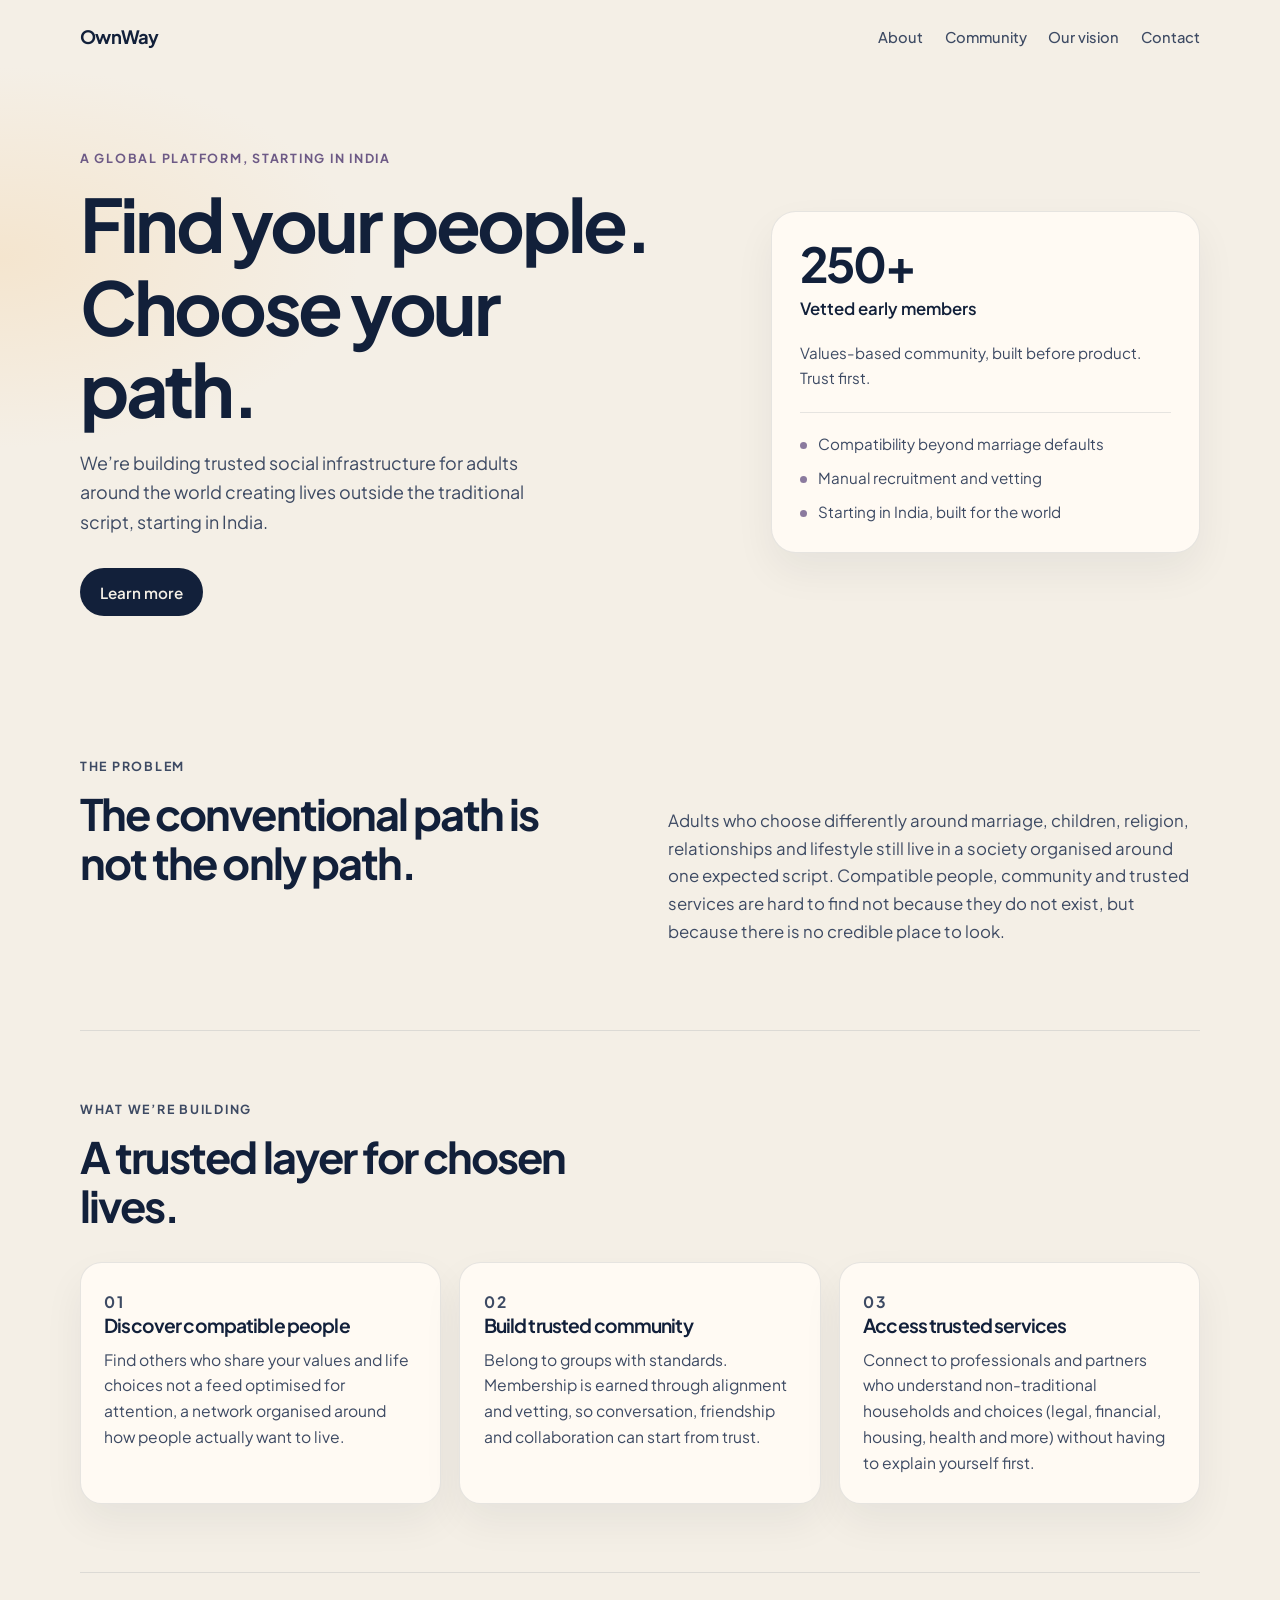
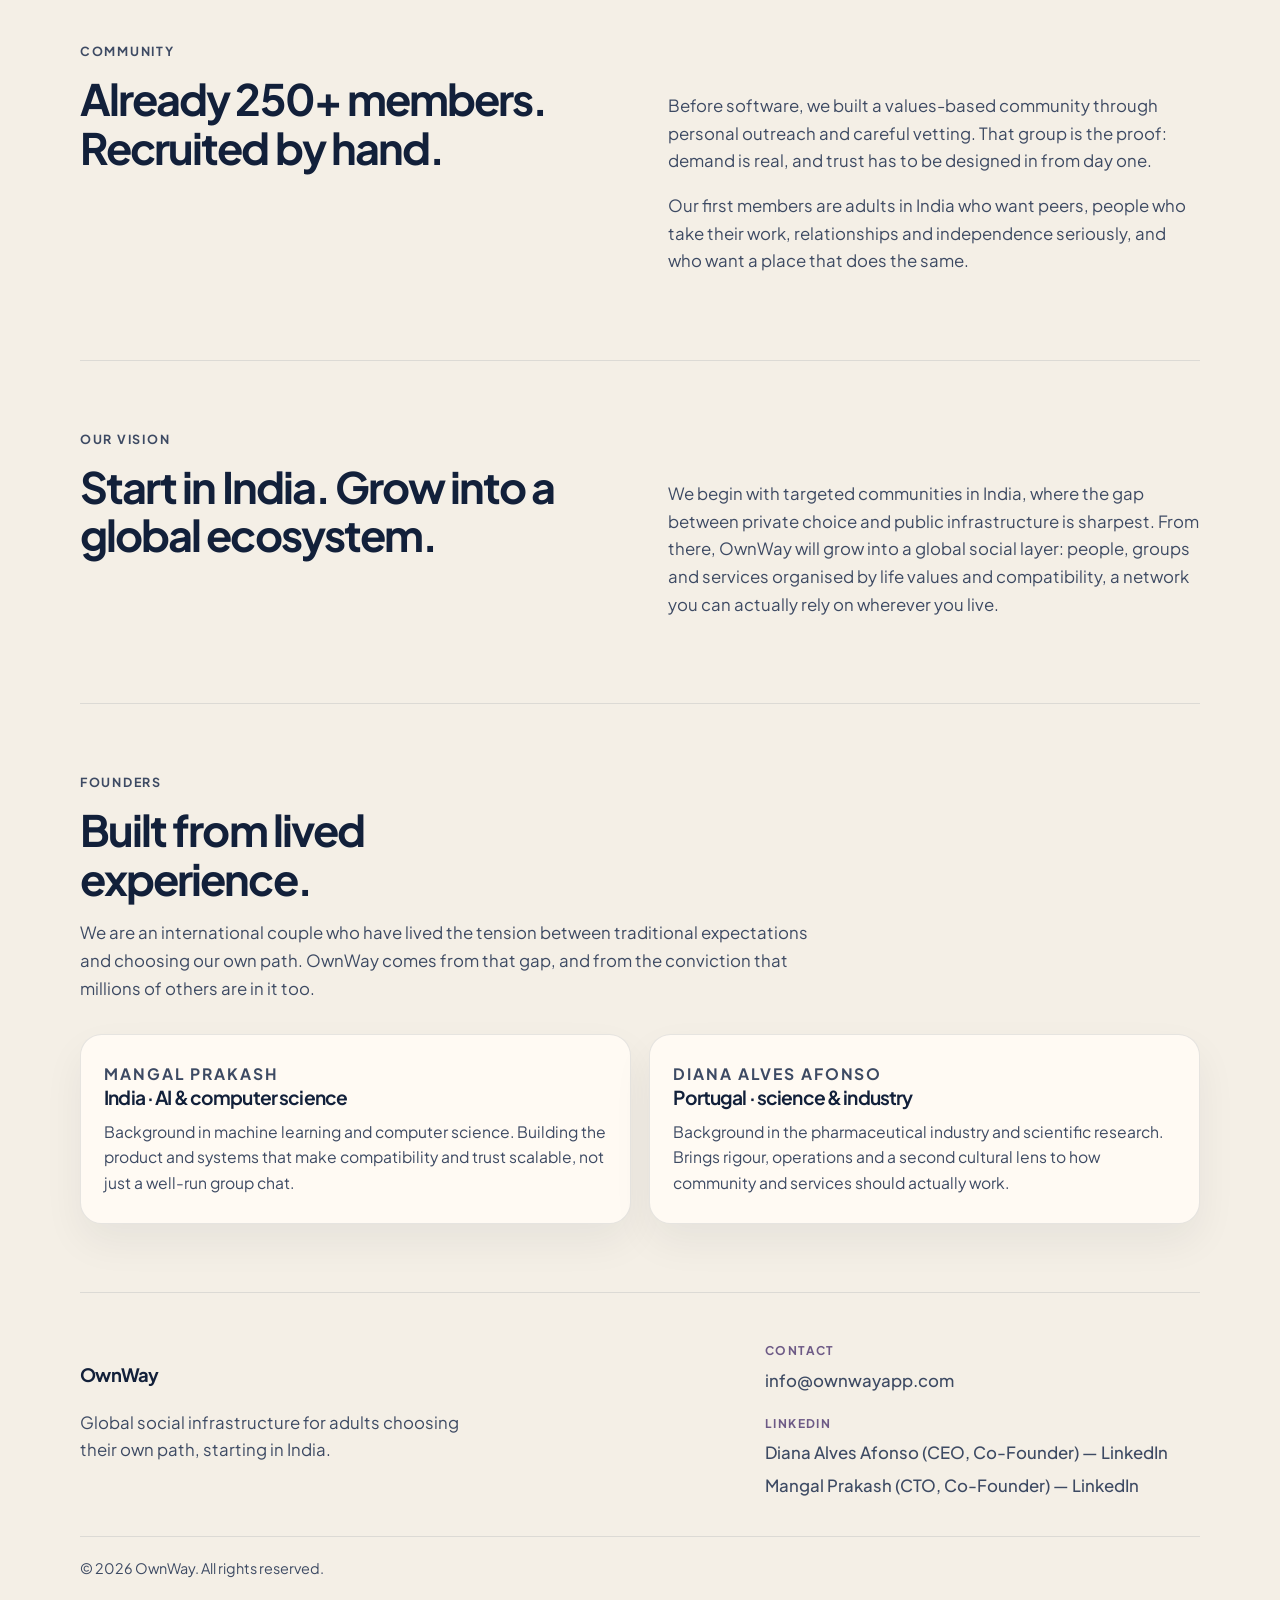
<file: index.html>
<!DOCTYPE html>
<html lang="en">
  <head>
    <meta charset="UTF-8" />
    <meta name="viewport" content="width=device-width, initial-scale=1.0" />
    <title>OwnWay — Global social infrastructure for chosen lives</title>
    <meta
      name="description"
      content="OwnWay is building a global social platform for adults whose life choices do not follow the traditional marriage-and-family path, starting in India."
    />
    <link rel="preconnect" href="https://fonts.googleapis.com" />
    <link rel="preconnect" href="https://fonts.gstatic.com" crossorigin />
    <link
      href="https://fonts.googleapis.com/css2?family=Plus+Jakarta+Sans:ital,wght@0,400;0,500;0,600;0,700;1,400&display=swap"
      rel="stylesheet"
    />
    <link rel="stylesheet" href="style.css" />
  </head>
  <body>
    <header class="site-header">
      <a class="logo" href="#top">OwnWay</a>
      <nav class="nav" aria-label="Primary">
        <a href="#about">About</a>
        <a href="#community">Community</a>
        <a href="#vision">Our vision</a>
        <a href="#contact">Contact</a>
      </nav>
    </header>

    <main id="top">
      <section class="hero">
        <div class="hero-copy">
          <p class="eyebrow">A global platform, starting in India</p>
          <h1>Find your people. Choose your path.</h1>
          <p class="lede">
            We’re building trusted social infrastructure for adults around the
            world creating lives outside the traditional script, starting in India.
          </p>
          <div class="hero-actions">
            <a class="button" href="#about">Learn more</a>
          </div>
        </div>
        <aside class="hero-panel" aria-hidden="true">
          <div class="metric">
            <span class="metric-value">250+</span>
            <span class="metric-label">Vetted early members</span>
          </div>
          <div class="metric-note">
            Values-based community, built before product. Trust first.
          </div>
          <ul class="signal-list">
            <li>Compatibility beyond marriage defaults</li>
            <li>Manual recruitment and vetting</li>
            <li>Starting in India, built for the world</li>
          </ul>
        </aside>
      </section>

      <section id="about" class="section">
        <p class="eyebrow">The problem</p>
        <div class="section-grid">
          <h2>The conventional path is not the only path.</h2>
          <p>
            Adults who choose differently around marriage, children, religion,
            relationships and lifestyle still live in a society organised around
            one expected script. Compatible people, community and trusted
            services are hard to find not because they do not exist, but
            because there is no credible place to look.
          </p>
        </div>
      </section>

      <section id="building" class="section">
        <p class="eyebrow">What we’re building</p>
        <h2>A trusted layer for chosen lives.</h2>
        <div class="card-grid">
          <article class="card">
            <p class="card-index">01</p>
            <h3>Discover compatible people</h3>
            <p>
              Find others who share your values and life choices not a feed
              optimised for attention, a network organised around how people
              actually want to live.
            </p>
          </article>
          <article class="card">
            <p class="card-index">02</p>
            <h3>Build trusted community</h3>
            <p>
              Belong to groups with standards. Membership is earned through
              alignment and vetting, so conversation, friendship and
              collaboration can start from trust.
            </p>
          </article>
          <article class="card">
            <p class="card-index">03</p>
            <h3>Access trusted services</h3>
            <p>
              Connect to professionals and partners who understand non-traditional
              households and choices (legal, financial, housing, health and
              more) without having to explain yourself first.
            </p>
          </article>
        </div>
      </section>

      <section id="community" class="section">
        <p class="eyebrow">Community</p>
        <div class="section-grid">
          <h2>Already 250+ members. Recruited by hand.</h2>
          <div>
            <p>
              Before software, we built a values-based community through
              personal outreach and careful vetting. That group is the proof:
              demand is real, and trust has to be designed in from day one.
            </p>
            <p>
              Our first members are adults in India who want peers, people who take
              their work, relationships and independence seriously, and who want
              a place that does the same.
            </p>
          </div>
        </div>
      </section>

      <section id="vision" class="section">
        <p class="eyebrow">Our vision</p>
        <div class="section-grid">
          <h2>Start in India. Grow into a global ecosystem.</h2>
          <p>
            We begin with targeted communities in India, where the gap between
            private choice and public infrastructure is sharpest. From there,
            OwnWay will grow into a global social layer: people, groups and
            services organised by life values and compatibility, a network you
            can actually rely on wherever you live.
          </p>
        </div>
      </section>

      <section id="founders" class="section">
        <p class="eyebrow">Founders</p>
        <h2>Built from lived experience.</h2>
        <p class="section-intro">
          We are an international couple who have lived the tension between
          traditional expectations and choosing our own path. OwnWay comes from
          that gap, and from the conviction that millions of others are in it
          too.
        </p>
        <div class="founder-grid">
          <article class="card founder-card">
            <p class="card-index">mangal Prakash</p>
            <h3>India · AI &amp; computer science</h3>
            <p>
              Background in machine learning and computer science. Building the
              product and systems that make compatibility and trust scalable,
              not just a well-run group chat.
            </p>
          </article>
          <article class="card founder-card">
            <p class="card-index">Diana Alves Afonso</p>
            <h3>Portugal · science &amp; industry</h3>
            <p>
              Background in the pharmaceutical industry and scientific research.
              Brings rigour, operations and a second cultural lens to how
              community and services should actually work.
            </p>
          </article>
        </div>
      </section>
    </main>

    <footer id="contact" class="site-footer">
      <div class="footer-top">
        <div>
          <p class="logo">OwnWay</p>
          <p class="footer-blurb">
            Global social infrastructure for adults choosing their own path,
            starting in India.
          </p>
        </div>
        <div class="footer-contact">
          <p class="footer-label">Contact</p>
          <a href="mailto:info@ownwayapp.com">info@ownwayapp.com</a>
          <p class="footer-label">LinkedIn</p>
          <a href="https://www.linkedin.com/in/diana-alves-afonso/">Diana Alves Afonso (CEO, Co-Founder) — LinkedIn</a>
          <a href="https://www.linkedin.com/in/mangalprakash/">Mangal Prakash (CTO, Co-Founder) — LinkedIn</a>
        </div>
      </div>
      <div class="footer-bottom">
        <p>&copy; 2026 OwnWay. All rights reserved.</p>
      </div>
    </footer>
  </body>
</html>
</file>
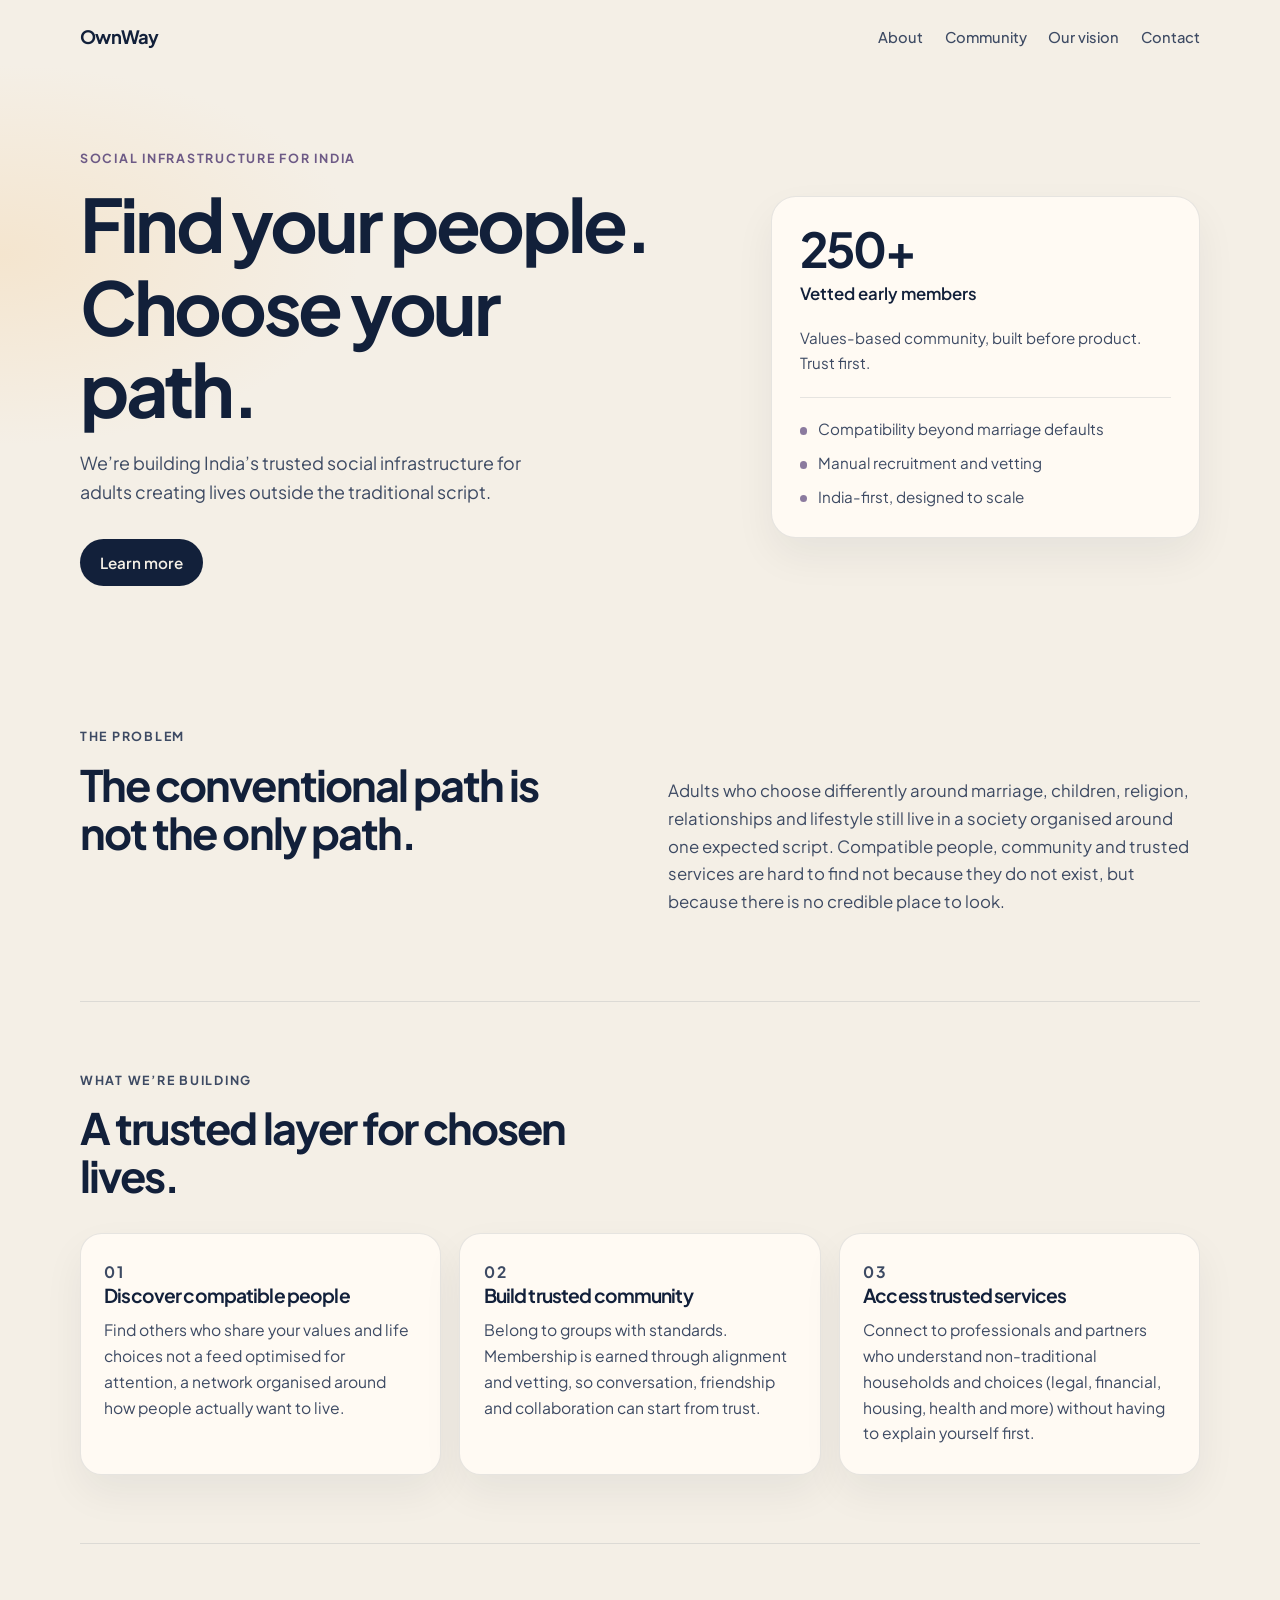
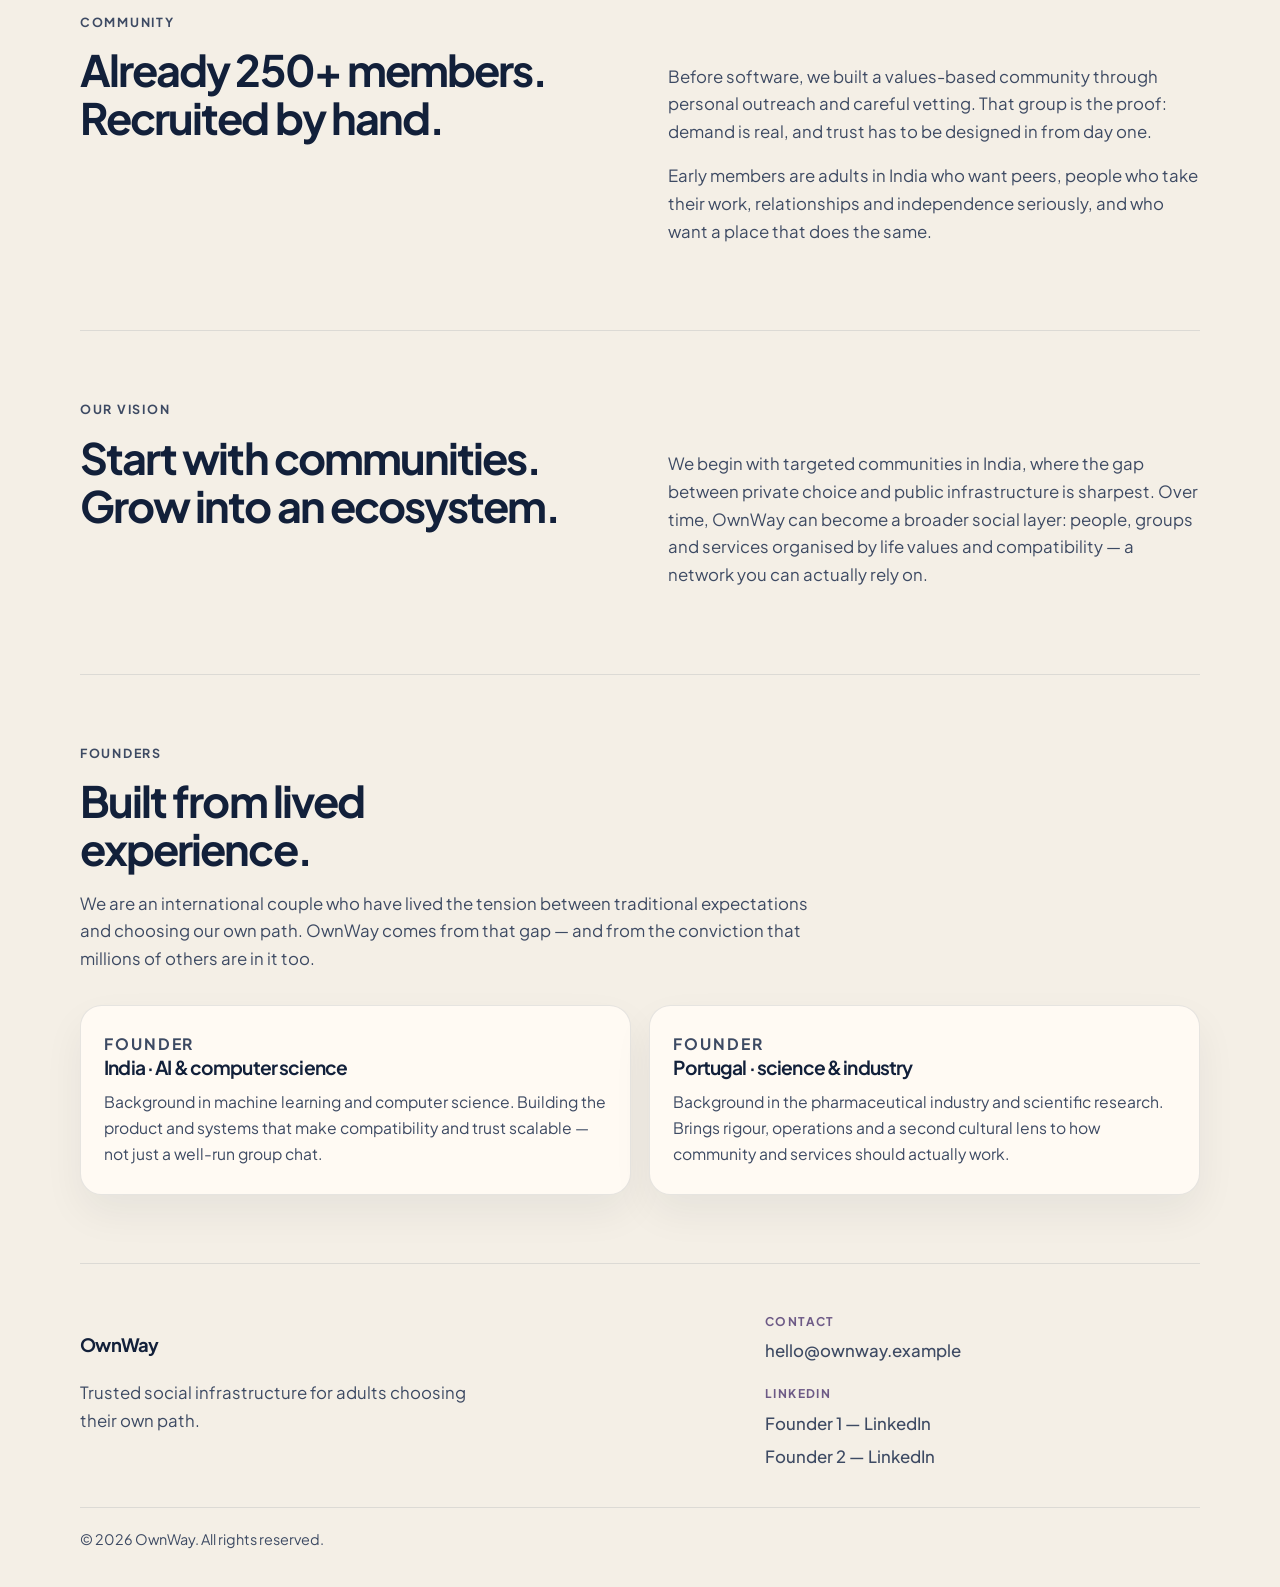
<file: OwnWay/index.html>
<!DOCTYPE html>
<html lang="en">
  <head>
    <meta charset="UTF-8" />
    <meta name="viewport" content="width=device-width, initial-scale=1.0" />
    <title>OwnWay — India’s trusted social infrastructure for chosen lives</title>
    <meta
      name="description"
      content="OwnWay is building India’s trusted social platform for adults whose life choices do not follow the traditional marriage-and-family path."
    />
    <link rel="preconnect" href="https://fonts.googleapis.com" />
    <link rel="preconnect" href="https://fonts.gstatic.com" crossorigin />
    <link
      href="https://fonts.googleapis.com/css2?family=Plus+Jakarta+Sans:ital,wght@0,400;0,500;0,600;0,700;1,400&display=swap"
      rel="stylesheet"
    />
    <link rel="stylesheet" href="style.css" />
  </head>
  <body>
    <header class="site-header">
      <a class="logo" href="#top">OwnWay</a>
      <nav class="nav" aria-label="Primary">
        <a href="#about">About</a>
        <a href="#community">Community</a>
        <a href="#vision">Our vision</a>
        <a href="#contact">Contact</a>
      </nav>
    </header>

    <main id="top">
      <section class="hero">
        <div class="hero-copy">
          <p class="eyebrow">Social infrastructure for India</p>
          <h1>Find your people. Choose your path.</h1>
          <p class="lede">
            We’re building India’s trusted social infrastructure for adults
            creating lives outside the traditional script.
          </p>
          <div class="hero-actions">
            <a class="button" href="#about">Learn more</a>
          </div>
        </div>
        <aside class="hero-panel" aria-hidden="true">
          <div class="metric">
            <span class="metric-value">250+</span>
            <span class="metric-label">Vetted early members</span>
          </div>
          <div class="metric-note">
            Values-based community, built before product. Trust first.
          </div>
          <ul class="signal-list">
            <li>Compatibility beyond marriage defaults</li>
            <li>Manual recruitment and vetting</li>
            <li>India-first, designed to scale</li>
          </ul>
        </aside>
      </section>

      <section id="about" class="section">
        <p class="eyebrow">The problem</p>
        <div class="section-grid">
          <h2>The conventional path is not the only path.</h2>
          <p>
            Adults who choose differently around marriage, children, religion,
            relationships and lifestyle still live in a society organised around
            one expected script. Compatible people, community and trusted
            services are hard to find not because they do not exist, but
            because there is no credible place to look.
          </p>
        </div>
      </section>

      <section id="building" class="section">
        <p class="eyebrow">What we’re building</p>
        <h2>A trusted layer for chosen lives.</h2>
        <div class="card-grid">
          <article class="card">
            <p class="card-index">01</p>
            <h3>Discover compatible people</h3>
            <p>
              Find others who share your values and life choices not a feed
              optimised for attention, a network organised around how people
              actually want to live.
            </p>
          </article>
          <article class="card">
            <p class="card-index">02</p>
            <h3>Build trusted community</h3>
            <p>
              Belong to groups with standards. Membership is earned through
              alignment and vetting, so conversation, friendship and
              collaboration can start from trust.
            </p>
          </article>
          <article class="card">
            <p class="card-index">03</p>
            <h3>Access trusted services</h3>
            <p>
              Connect to professionals and partners who understand non-traditional
              households and choices (legal, financial, housing, health and
              more) without having to explain yourself first.
            </p>
          </article>
        </div>
      </section>

      <section id="community" class="section">
        <p class="eyebrow">Community</p>
        <div class="section-grid">
          <h2>Already 250+ members. Recruited by hand.</h2>
          <div>
            <p>
              Before software, we built a values-based community through
              personal outreach and careful vetting. That group is the proof:
              demand is real, and trust has to be designed in from day one.
            </p>
            <p>
              Early members are adults in India who want peers, people who take
              their work, relationships and independence seriously, and who want
              a place that does the same.
            </p>
          </div>
        </div>
      </section>

      <section id="vision" class="section">
        <p class="eyebrow">Our vision</p>
        <div class="section-grid">
          <h2>Start with communities. Grow into an ecosystem.</h2>
          <p>
            We begin with targeted communities in India, where the gap between
            private choice and public infrastructure is sharpest. Over time,
            OwnWay can become a broader social layer: people, groups and
            services organised by life values and compatibility — a network you
            can actually rely on.
          </p>
        </div>
      </section>

      <section id="founders" class="section">
        <p class="eyebrow">Founders</p>
        <h2>Built from lived experience.</h2>
        <p class="section-intro">
          We are an international couple who have lived the tension between
          traditional expectations and choosing our own path. OwnWay comes from
          that gap — and from the conviction that millions of others are in it
          too.
        </p>
        <div class="founder-grid">
          <article class="card founder-card">
            <p class="card-index">Founder</p>
            <h3>India · AI &amp; computer science</h3>
            <p>
              Background in machine learning and computer science. Building the
              product and systems that make compatibility and trust scalable —
              not just a well-run group chat.
            </p>
          </article>
          <article class="card founder-card">
            <p class="card-index">Founder</p>
            <h3>Portugal · science &amp; industry</h3>
            <p>
              Background in the pharmaceutical industry and scientific research.
              Brings rigour, operations and a second cultural lens to how
              community and services should actually work.
            </p>
          </article>
        </div>
      </section>
    </main>

    <footer id="contact" class="site-footer">
      <div class="footer-top">
        <div>
          <p class="logo">OwnWay</p>
          <p class="footer-blurb">
            Trusted social infrastructure for adults choosing their own path.
          </p>
        </div>
        <div class="footer-contact">
          <p class="footer-label">Contact</p>
          <a href="mailto:hello@ownway.example">hello@ownway.example</a>
          <p class="footer-label">LinkedIn</p>
          <a href="#">Founder 1 — LinkedIn</a>
          <a href="#">Founder 2 — LinkedIn</a>
        </div>
      </div>
      <div class="footer-bottom">
        <p>&copy; 2026 OwnWay. All rights reserved.</p>
      </div>
    </footer>
  </body>
</html>
</file>
<file: style.css>
:root {
  --cream: #f4efe6;
  --cream-deep: #ebe4d4;
  --navy: #12203a;
  --navy-soft: #3d4a63;
  --purple: #6d5a86;
  --purple-soft: #8b7a9e;
  --card: #fffaf3;
  --line: rgba(18, 32, 58, 0.1);
  --shadow: 0 18px 40px rgba(18, 32, 58, 0.06);
  --radius: 1.35rem;
  --max: 1120px;
}

*,
*::before,
*::after {
  box-sizing: border-box;
}

html {
  scroll-behavior: smooth;
}

body {
  margin: 0;
  color: var(--navy);
  background:
    radial-gradient(900px 420px at 88% -8%, rgba(109, 90, 134, 0.12), transparent 55%),
    radial-gradient(720px 380px at 0% 8%, rgba(244, 228, 204, 0.9), transparent 50%),
    var(--cream);
  font-family: "Plus Jakarta Sans", "Segoe UI", sans-serif;
  font-size: 1.05rem;
  line-height: 1.65;
}

a {
  color: inherit;
  text-decoration: none;
}

img {
  max-width: 100%;
}

.site-header,
.hero,
.section,
.site-footer {
  width: min(var(--max), calc(100% - 2.5rem));
  margin-inline: auto;
}

.site-header {
  display: flex;
  align-items: center;
  justify-content: space-between;
  gap: 1rem;
  padding: 1.35rem 0 0.5rem;
  position: sticky;
  top: 0;
  z-index: 10;
  background: color-mix(in srgb, var(--cream) 86%, transparent);
  backdrop-filter: blur(14px);
}

.logo {
  font-weight: 700;
  letter-spacing: -0.04em;
  font-size: 1.15rem;
}

.nav {
  display: flex;
  flex-wrap: wrap;
  justify-content: flex-end;
  gap: 0.35rem 1.35rem;
  color: var(--navy-soft);
  font-size: 0.92rem;
  font-weight: 500;
}

.nav a:hover {
  color: var(--navy);
}

.hero {
  display: grid;
  grid-template-columns: 1.2fr 0.8fr;
  gap: 3rem;
  align-items: center;
  padding: 5.5rem 0 4.5rem;
}

.eyebrow {
  margin: 0 0 0.85rem;
  color: var(--purple);
  font-size: 0.78rem;
  font-weight: 700;
  letter-spacing: 0.14em;
  text-transform: uppercase;
}

h1,
h2,
h3 {
  letter-spacing: -0.045em;
  line-height: 1.12;
}

h1 {
  margin: 0 0 1.15rem;
  max-width: 11ch;
  font-size: clamp(2.7rem, 6.4vw, 4.6rem);
  font-weight: 700;
}

h2 {
  margin: 0 0 1rem;
  max-width: 16ch;
  font-size: clamp(1.85rem, 3.4vw, 2.7rem);
  font-weight: 700;
}

h3 {
  margin: 0 0 0.65rem;
  font-size: 1.2rem;
  font-weight: 650;
}

.lede,
.section p,
.card p,
.footer-blurb {
  color: var(--navy-soft);
}

.lede {
  margin: 0 0 2rem;
  max-width: 38ch;
  font-size: 1.12rem;
}

.hero-actions {
  display: flex;
  flex-wrap: wrap;
  gap: 0.75rem;
}

.button {
  display: inline-flex;
  align-items: center;
  justify-content: center;
  min-height: 2.9rem;
  padding: 0.7rem 1.25rem;
  border-radius: 999px;
  background: var(--navy);
  color: var(--cream);
  font-weight: 600;
  font-size: 0.95rem;
}

.button:hover {
  background: var(--purple);
}

.button-secondary {
  background: transparent;
  color: var(--navy);
  box-shadow: inset 0 0 0 1.5px var(--line);
}

.button-secondary:hover {
  background: transparent;
  box-shadow: inset 0 0 0 1.5px var(--purple);
  color: var(--purple);
}

.hero-panel {
  padding: 1.75rem;
  border: 1px solid var(--line);
  border-radius: calc(var(--radius) + 0.2rem);
  background: var(--card);
  box-shadow: var(--shadow);
}

.metric-value {
  display: block;
  font-size: 3rem;
  font-weight: 700;
  letter-spacing: -0.06em;
  line-height: 1;
  color: var(--navy);
}

.metric-label {
  display: block;
  margin-top: 0.4rem;
  font-weight: 600;
}

.metric-note {
  margin: 1.1rem 0 1.35rem;
  color: var(--navy-soft);
  font-size: 0.95rem;
}

.signal-list {
  margin: 0;
  padding: 1.15rem 0 0;
  border-top: 1px solid var(--line);
  list-style: none;
  color: var(--navy-soft);
  font-size: 0.95rem;
}

.signal-list li + li {
  margin-top: 0.55rem;
}

.signal-list li::before {
  content: "";
  display: inline-block;
  width: 0.45rem;
  height: 0.45rem;
  margin-right: 0.65rem;
  border-radius: 50%;
  background: var(--purple-soft);
  vertical-align: middle;
}

.section {
  padding: 4.25rem 0;
}

.section + .section {
  border-top: 1px solid var(--line);
}

.section-grid {
  display: grid;
  grid-template-columns: 1fr 1fr;
  gap: 2.5rem 3.5rem;
  align-items: start;
}

.section-grid h2 {
  margin-bottom: 0;
}

.section-grid p + p,
.section-intro {
  margin-top: 1rem;
}

.section-intro {
  max-width: 62ch;
  margin-bottom: 1.75rem;
}

.card-grid,
.founder-grid {
  display: grid;
  grid-template-columns: repeat(3, 1fr);
  gap: 1.15rem;
  margin-top: 2rem;
}

.founder-grid {
  grid-template-columns: 1fr 1fr;
}

.card {
  padding: 1.6rem 1.45rem 1.7rem;
  border: 1px solid var(--line);
  border-radius: var(--radius);
  background: var(--card);
  box-shadow: var(--shadow);
}

.card-index {
  margin: 0 0 1.4rem;
  color: var(--purple);
  font-size: 0.78rem;
  font-weight: 700;
  letter-spacing: 0.12em;
  text-transform: uppercase;
}

.card p {
  margin: 0;
  font-size: 0.98rem;
}

.site-footer {
  padding: 3rem 0 2.25rem;
  border-top: 1px solid var(--line);
}

.footer-top {
  display: grid;
  grid-template-columns: 1.2fr 0.8fr;
  gap: 2rem;
}

.footer-blurb {
  max-width: 34ch;
  margin: 0.6rem 0 0;
}

.footer-contact {
  display: grid;
  gap: 0.35rem;
  justify-items: start;
}

.footer-label {
  margin: 0.85rem 0 0;
  color: var(--purple);
  font-size: 0.75rem;
  font-weight: 700;
  letter-spacing: 0.12em;
  text-transform: uppercase;
}

.footer-label:first-child {
  margin-top: 0;
}

.footer-contact a {
  color: var(--navy-soft);
  font-weight: 500;
}

.footer-contact a:hover {
  color: var(--navy);
}

.footer-bottom {
  margin-top: 2.25rem;
  padding-top: 1.25rem;
  border-top: 1px solid var(--line);
  color: var(--navy-soft);
  font-size: 0.9rem;
}

.footer-bottom p {
  margin: 0;
}

@media (max-width: 880px) {
  .hero,
  .section-grid,
  .card-grid,
  .founder-grid,
  .footer-top {
    grid-template-columns: 1fr;
  }

  .hero {
    gap: 2rem;
    padding: 3.25rem 0 3rem;
  }

  h1 {
    max-width: none;
  }

  .section {
    padding: 3.25rem 0;
  }
}

@media (max-width: 560px) {
  .site-header,
  .hero,
  .section,
  .site-footer {
    width: min(var(--max), calc(100% - 1.5rem));
  }

  .nav {
    gap: 0.3rem 0.9rem;
    font-size: 0.82rem;
  }

  h1 {
    font-size: 2.45rem;
  }
}
</file>
<file: OwnWay/style.css>
:root {
  --cream: #f4efe6;
  --cream-deep: #ebe4d4;
  --navy: #12203a;
  --navy-soft: #3d4a63;
  --purple: #6d5a86;
  --purple-soft: #8b7a9e;
  --card: #fffaf3;
  --line: rgba(18, 32, 58, 0.1);
  --shadow: 0 18px 40px rgba(18, 32, 58, 0.06);
  --radius: 1.35rem;
  --max: 1120px;
}

*,
*::before,
*::after {
  box-sizing: border-box;
}

html {
  scroll-behavior: smooth;
}

body {
  margin: 0;
  color: var(--navy);
  background:
    radial-gradient(900px 420px at 88% -8%, rgba(109, 90, 134, 0.12), transparent 55%),
    radial-gradient(720px 380px at 0% 8%, rgba(244, 228, 204, 0.9), transparent 50%),
    var(--cream);
  font-family: "Plus Jakarta Sans", "Segoe UI", sans-serif;
  font-size: 1.05rem;
  line-height: 1.65;
}

a {
  color: inherit;
  text-decoration: none;
}

img {
  max-width: 100%;
}

.site-header,
.hero,
.section,
.site-footer {
  width: min(var(--max), calc(100% - 2.5rem));
  margin-inline: auto;
}

.site-header {
  display: flex;
  align-items: center;
  justify-content: space-between;
  gap: 1rem;
  padding: 1.35rem 0 0.5rem;
  position: sticky;
  top: 0;
  z-index: 10;
  background: color-mix(in srgb, var(--cream) 86%, transparent);
  backdrop-filter: blur(14px);
}

.logo {
  font-weight: 700;
  letter-spacing: -0.04em;
  font-size: 1.15rem;
}

.nav {
  display: flex;
  flex-wrap: wrap;
  justify-content: flex-end;
  gap: 0.35rem 1.35rem;
  color: var(--navy-soft);
  font-size: 0.92rem;
  font-weight: 500;
}

.nav a:hover {
  color: var(--navy);
}

.hero {
  display: grid;
  grid-template-columns: 1.2fr 0.8fr;
  gap: 3rem;
  align-items: center;
  padding: 5.5rem 0 4.5rem;
}

.eyebrow {
  margin: 0 0 0.85rem;
  color: var(--purple);
  font-size: 0.78rem;
  font-weight: 700;
  letter-spacing: 0.14em;
  text-transform: uppercase;
}

h1,
h2,
h3 {
  letter-spacing: -0.045em;
  line-height: 1.12;
}

h1 {
  margin: 0 0 1.15rem;
  max-width: 11ch;
  font-size: clamp(2.7rem, 6.4vw, 4.6rem);
  font-weight: 700;
}

h2 {
  margin: 0 0 1rem;
  max-width: 16ch;
  font-size: clamp(1.85rem, 3.4vw, 2.7rem);
  font-weight: 700;
}

h3 {
  margin: 0 0 0.65rem;
  font-size: 1.2rem;
  font-weight: 650;
}

.lede,
.section p,
.card p,
.footer-blurb {
  color: var(--navy-soft);
}

.lede {
  margin: 0 0 2rem;
  max-width: 38ch;
  font-size: 1.12rem;
}

.hero-actions {
  display: flex;
  flex-wrap: wrap;
  gap: 0.75rem;
}

.button {
  display: inline-flex;
  align-items: center;
  justify-content: center;
  min-height: 2.9rem;
  padding: 0.7rem 1.25rem;
  border-radius: 999px;
  background: var(--navy);
  color: var(--cream);
  font-weight: 600;
  font-size: 0.95rem;
}

.button:hover {
  background: var(--purple);
}

.button-secondary {
  background: transparent;
  color: var(--navy);
  box-shadow: inset 0 0 0 1.5px var(--line);
}

.button-secondary:hover {
  background: transparent;
  box-shadow: inset 0 0 0 1.5px var(--purple);
  color: var(--purple);
}

.hero-panel {
  padding: 1.75rem;
  border: 1px solid var(--line);
  border-radius: calc(var(--radius) + 0.2rem);
  background: var(--card);
  box-shadow: var(--shadow);
}

.metric-value {
  display: block;
  font-size: 3rem;
  font-weight: 700;
  letter-spacing: -0.06em;
  line-height: 1;
  color: var(--navy);
}

.metric-label {
  display: block;
  margin-top: 0.4rem;
  font-weight: 600;
}

.metric-note {
  margin: 1.1rem 0 1.35rem;
  color: var(--navy-soft);
  font-size: 0.95rem;
}

.signal-list {
  margin: 0;
  padding: 1.15rem 0 0;
  border-top: 1px solid var(--line);
  list-style: none;
  color: var(--navy-soft);
  font-size: 0.95rem;
}

.signal-list li + li {
  margin-top: 0.55rem;
}

.signal-list li::before {
  content: "";
  display: inline-block;
  width: 0.45rem;
  height: 0.45rem;
  margin-right: 0.65rem;
  border-radius: 50%;
  background: var(--purple-soft);
  vertical-align: middle;
}

.section {
  padding: 4.25rem 0;
}

.section + .section {
  border-top: 1px solid var(--line);
}

.section-grid {
  display: grid;
  grid-template-columns: 1fr 1fr;
  gap: 2.5rem 3.5rem;
  align-items: start;
}

.section-grid h2 {
  margin-bottom: 0;
}

.section-grid p + p,
.section-intro {
  margin-top: 1rem;
}

.section-intro {
  max-width: 62ch;
  margin-bottom: 1.75rem;
}

.card-grid,
.founder-grid {
  display: grid;
  grid-template-columns: repeat(3, 1fr);
  gap: 1.15rem;
  margin-top: 2rem;
}

.founder-grid {
  grid-template-columns: 1fr 1fr;
}

.card {
  padding: 1.6rem 1.45rem 1.7rem;
  border: 1px solid var(--line);
  border-radius: var(--radius);
  background: var(--card);
  box-shadow: var(--shadow);
}

.card-index {
  margin: 0 0 1.4rem;
  color: var(--purple);
  font-size: 0.78rem;
  font-weight: 700;
  letter-spacing: 0.12em;
  text-transform: uppercase;
}

.card p {
  margin: 0;
  font-size: 0.98rem;
}

.site-footer {
  padding: 3rem 0 2.25rem;
  border-top: 1px solid var(--line);
}

.footer-top {
  display: grid;
  grid-template-columns: 1.2fr 0.8fr;
  gap: 2rem;
}

.footer-blurb {
  max-width: 34ch;
  margin: 0.6rem 0 0;
}

.footer-contact {
  display: grid;
  gap: 0.35rem;
  justify-items: start;
}

.footer-label {
  margin: 0.85rem 0 0;
  color: var(--purple);
  font-size: 0.75rem;
  font-weight: 700;
  letter-spacing: 0.12em;
  text-transform: uppercase;
}

.footer-label:first-child {
  margin-top: 0;
}

.footer-contact a {
  color: var(--navy-soft);
  font-weight: 500;
}

.footer-contact a:hover {
  color: var(--navy);
}

.footer-bottom {
  margin-top: 2.25rem;
  padding-top: 1.25rem;
  border-top: 1px solid var(--line);
  color: var(--navy-soft);
  font-size: 0.9rem;
}

.footer-bottom p {
  margin: 0;
}

@media (max-width: 880px) {
  .hero,
  .section-grid,
  .card-grid,
  .founder-grid,
  .footer-top {
    grid-template-columns: 1fr;
  }

  .hero {
    gap: 2rem;
    padding: 3.25rem 0 3rem;
  }

  h1 {
    max-width: none;
  }

  .section {
    padding: 3.25rem 0;
  }
}

@media (max-width: 560px) {
  .site-header,
  .hero,
  .section,
  .site-footer {
    width: min(var(--max), calc(100% - 1.5rem));
  }

  .nav {
    gap: 0.3rem 0.9rem;
    font-size: 0.82rem;
  }

  h1 {
    font-size: 2.45rem;
  }
}
</file>
